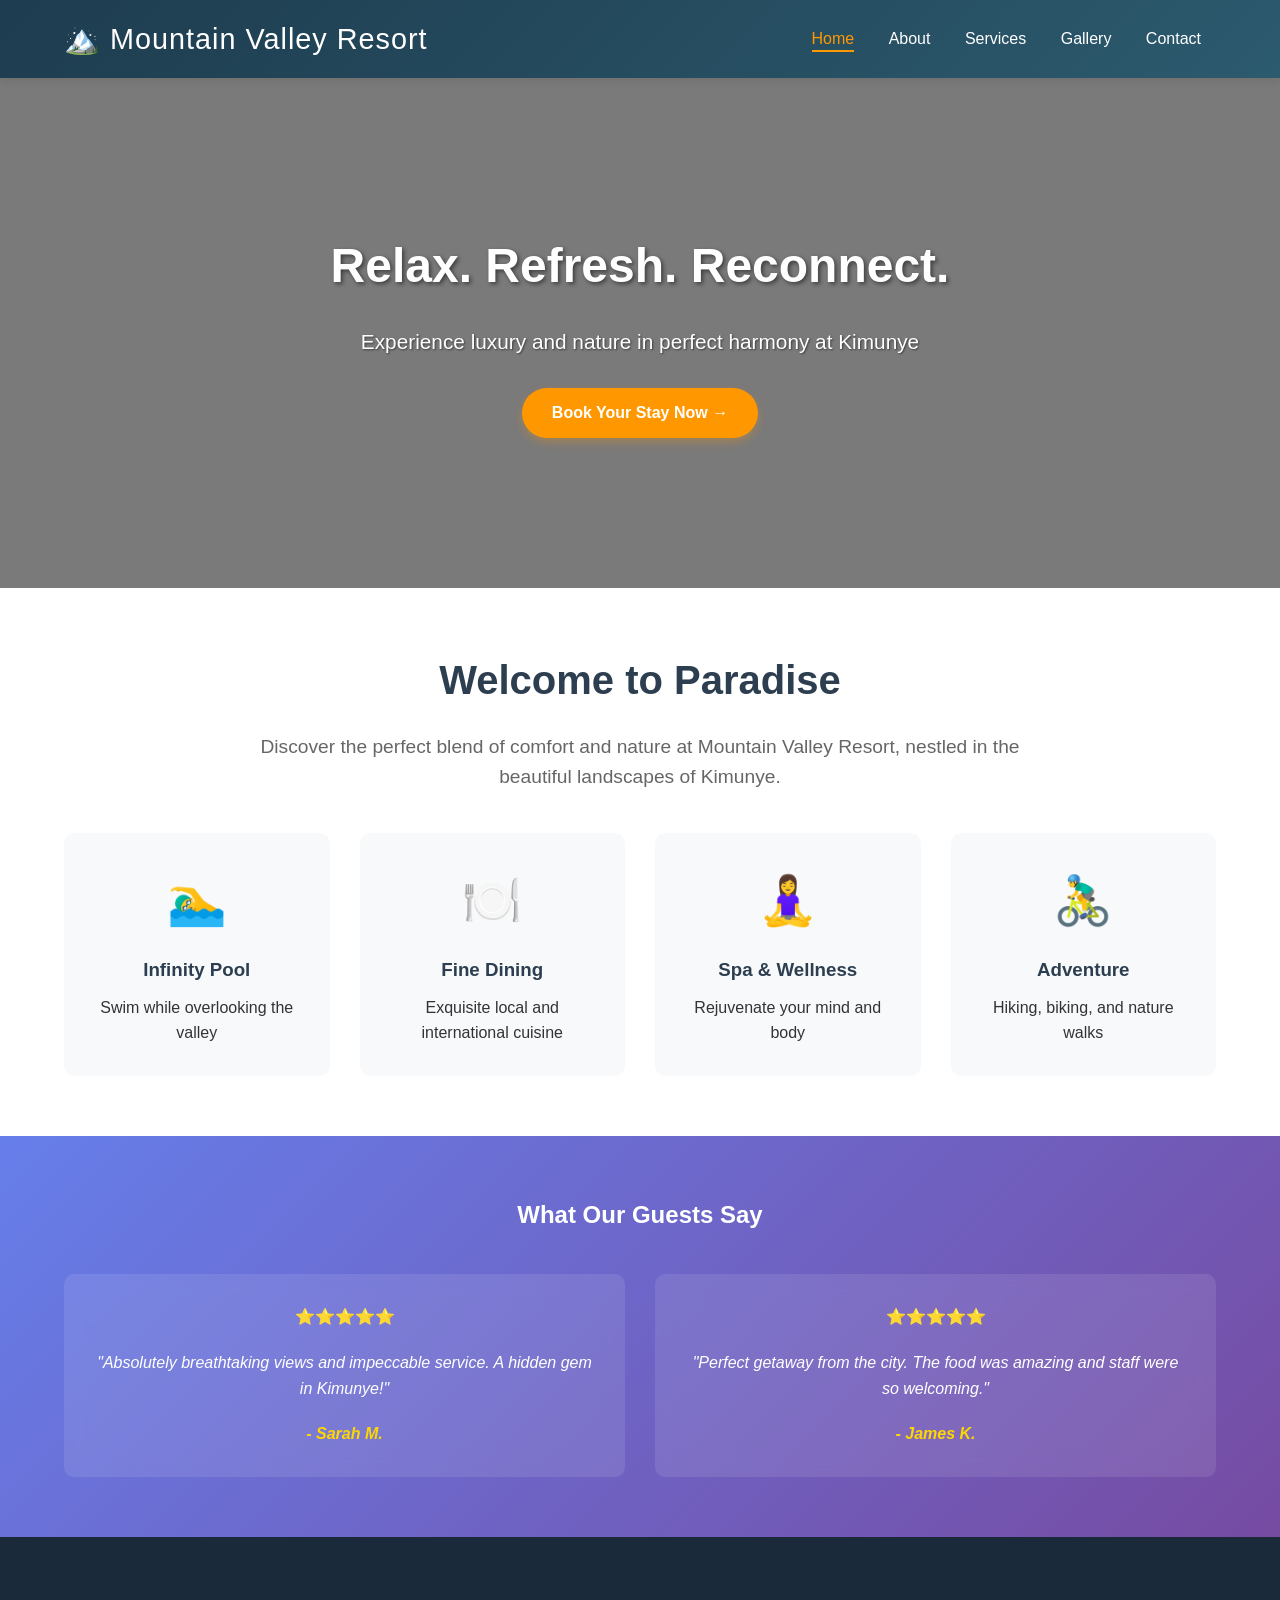
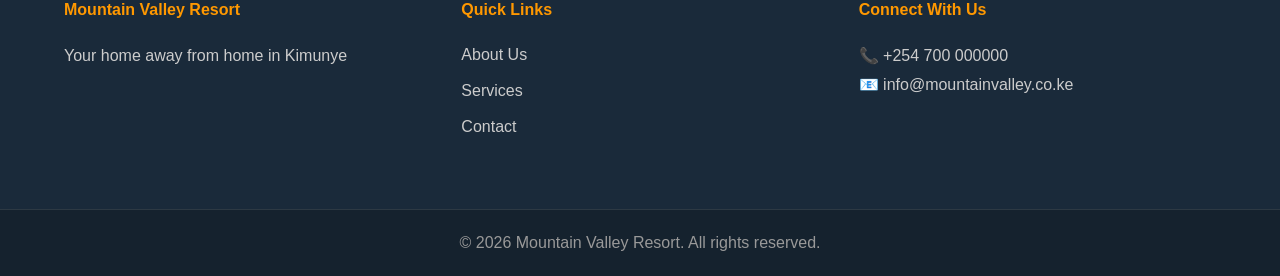
<file: index.html>
<!DOCTYPE html>
<html lang="en">
<head>
    <meta charset="UTF-8">
    <meta name="viewport" content="width=device-width, initial-scale=1.0">
    <title>Mountain Valley Resort - Home</title>
    <link rel="stylesheet" href="style.css">
</head>
<body>
    <header>
        <div class="logo">
            <h1>🏔️ Mountain Valley Resort</h1>
        </div>
        <nav>
            <a href="index.html" class="active">Home</a>
            <a href="about.html">About</a>
            <a href="services.html">Services</a>
            <a href="gallery.html">Gallery</a>
            <a href="contact.html">Contact</a>
        </nav>
    </header>

    <section class="hero">
        <div class="hero-content">
            <h2>Relax. Refresh. Reconnect.</h2>
            <p>Experience luxury and nature in perfect harmony at Kimunye</p>
            <a href="contact.html" class="btn">Book Your Stay Now →</a>
        </div>
    </section>

    <section class="section">
        <h2>Welcome to Paradise</h2>
        <p class="lead">Discover the perfect blend of comfort and nature at Mountain Valley Resort, nestled in the beautiful landscapes of Kimunye.</p>
        
        <div class="features">
            <div class="feature-item">
                <span class="feature-icon">🏊‍♂️</span>
                <h3>Infinity Pool</h3>
                <p>Swim while overlooking the valley</p>
            </div>
            <div class="feature-item">
                <span class="feature-icon">🍽️</span>
                <h3>Fine Dining</h3>
                <p>Exquisite local and international cuisine</p>
            </div>
            <div class="feature-item">
                <span class="feature-icon">🧘‍♀️</span>
                <h3>Spa & Wellness</h3>
                <p>Rejuvenate your mind and body</p>
            </div>
            <div class="feature-item">
                <span class="feature-icon">🚴‍♂️</span>
                <h3>Adventure</h3>
                <p>Hiking, biking, and nature walks</p>
            </div>
        </div>
    </section>

    <section class="testimonials">
        <h2>What Our Guests Say</h2>
        <div class="testimonial-grid">
            <div class="testimonial-card">
                ⭐⭐⭐⭐⭐
                <p>"Absolutely breathtaking views and impeccable service. A hidden gem in Kimunye!"</p>
                <cite>- Sarah M.</cite>
            </div>
            <div class="testimonial-card">
                ⭐⭐⭐⭐⭐
                <p>"Perfect getaway from the city. The food was amazing and staff were so welcoming."</p>
                <cite>- James K.</cite>
            </div>
        </div>
    </section>

    <footer>
        <div class="footer-content">
            <div class="footer-section">
                <h4>Mountain Valley Resort</h4>
                <p>Your home away from home in Kimunye</p>
            </div>
            <div class="footer-section">
                <h4>Quick Links</h4>
                <a href="about.html">About Us</a>
                <a href="services.html">Services</a>
                <a href="contact.html">Contact</a>
            </div>
            <div class="footer-section">
                <h4>Connect With Us</h4>
                <p>📞 +254 700 000000</p>
                <p>📧 info@mountainvalley.co.ke</p>
            </div>
        </div>
        <div class="footer-bottom">
            <p>© 2026 Mountain Valley Resort. All rights reserved.</p>
        </div>
    </footer>

    <script src="script.js"></script>
</body>
</html>
</file>
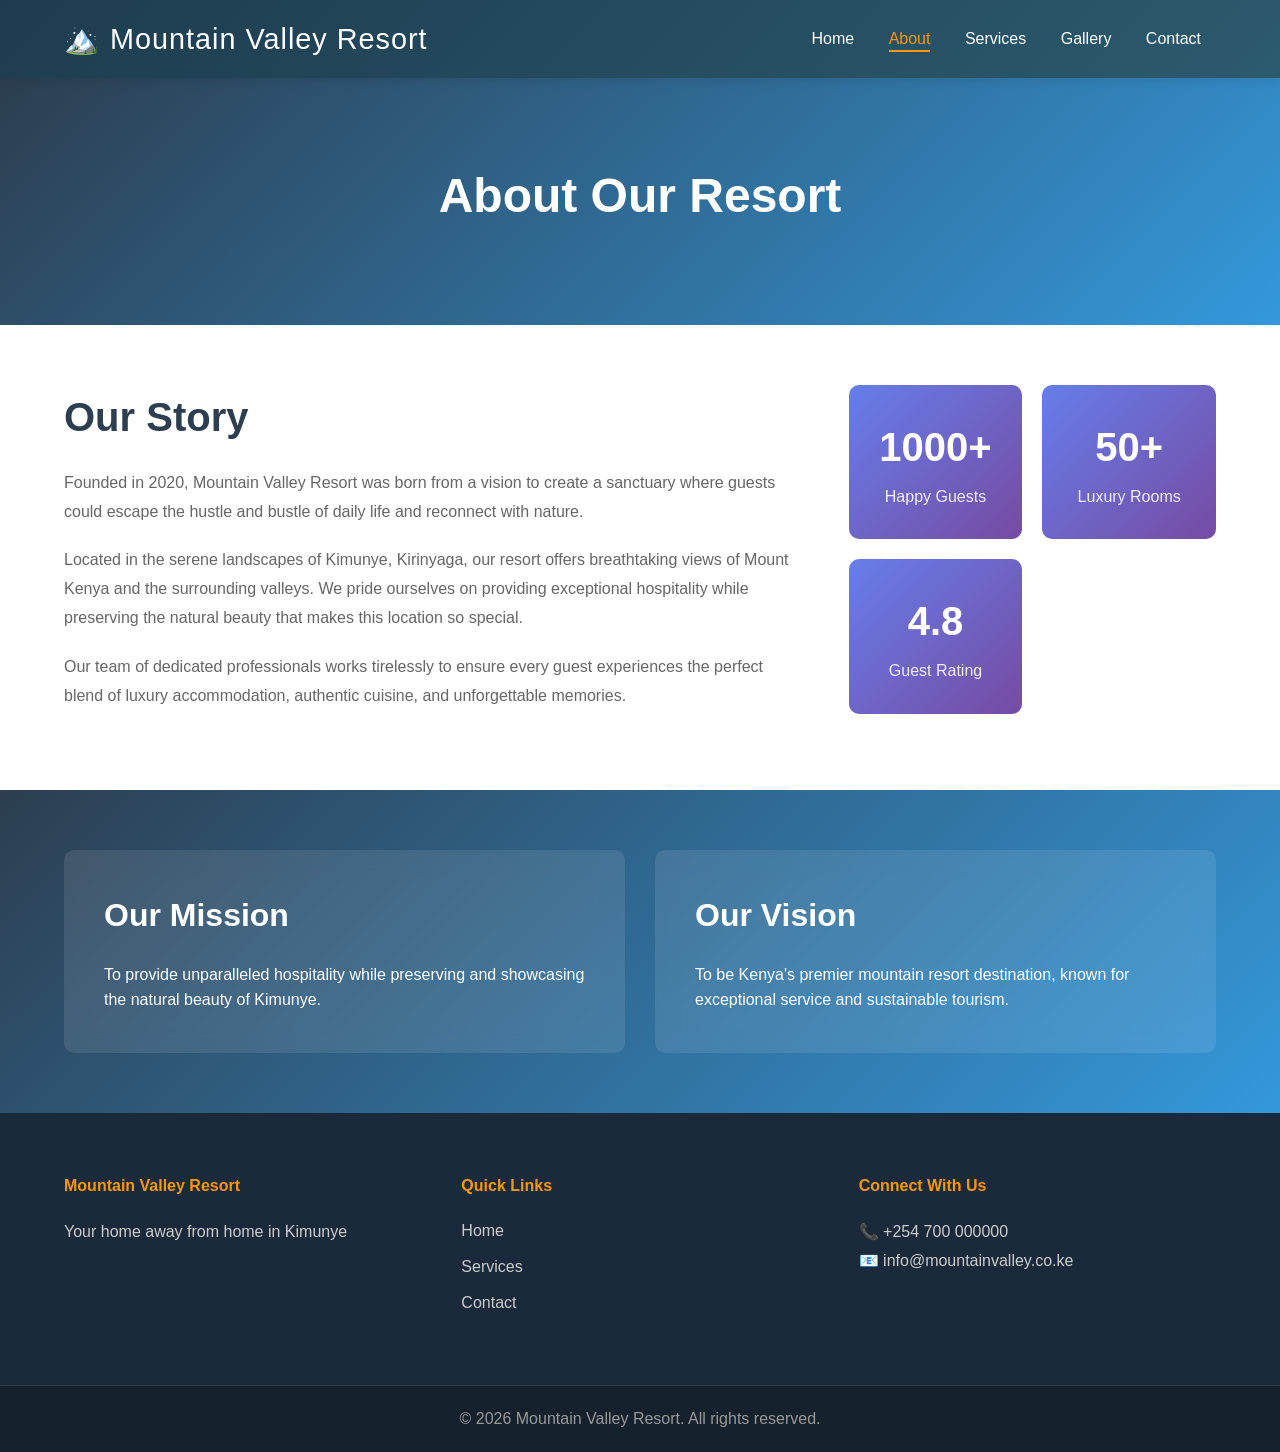
<file: about.html>
<!DOCTYPE html>
<html lang="en">
<head>
    <meta charset="UTF-8">
    <meta name="viewport" content="width=device-width, initial-scale=1.0">
    <title>About Us - Mountain Valley Resort</title>
    <link rel="stylesheet" href="style.css">
</head>
<body>
    <header>
        <div class="logo">
            <h1>🏔️ Mountain Valley Resort</h1>
        </div>
        <nav>
            <a href="index.html">Home</a>
            <a href="about.html" class="active">About</a>
            <a href="services.html">Services</a>
            <a href="gallery.html">Gallery</a>
            <a href="contact.html">Contact</a>
        </nav>
    </header>

    <section class="page-header">
        <h1>About Our Resort</h1>
    </section>

    <section class="section about-content">
        <div class="about-grid">
            <div class="about-text">
                <h2>Our Story</h2>
                <p>Founded in 2020, Mountain Valley Resort was born from a vision to create a sanctuary where guests could escape the hustle and bustle of daily life and reconnect with nature.</p>
                <p>Located in the serene landscapes of Kimunye, Kirinyaga, our resort offers breathtaking views of Mount Kenya and the surrounding valleys. We pride ourselves on providing exceptional hospitality while preserving the natural beauty that makes this location so special.</p>
                <p>Our team of dedicated professionals works tirelessly to ensure every guest experiences the perfect blend of luxury accommodation, authentic cuisine, and unforgettable memories.</p>
            </div>
            <div class="about-stats">
                <div class="stat-card">
                    <span class="stat-number">1000+</span>
                    <span class="stat-label">Happy Guests</span>
                </div>
                <div class="stat-card">
                    <span class="stat-number">50+</span>
                    <span class="stat-label">Luxury Rooms</span>
                </div>
                <div class="stat-card">
                    <span class="stat-number">4.8</span>
                    <span class="stat-label">Guest Rating</span>
                </div>
            </div>
        </div>
    </section>

    <section class="mission-vision">
        <div class="mission">
            <h3>Our Mission</h3>
            <p>To provide unparalleled hospitality while preserving and showcasing the natural beauty of Kimunye.</p>
        </div>
        <div class="vision">
            <h3>Our Vision</h3>
            <p>To be Kenya's premier mountain resort destination, known for exceptional service and sustainable tourism.</p>
        </div>
    </section>

    <footer>
        <div class="footer-content">
            <div class="footer-section">
                <h4>Mountain Valley Resort</h4>
                <p>Your home away from home in Kimunye</p>
            </div>
            <div class="footer-section">
                <h4>Quick Links</h4>
                <a href="index.html">Home</a>
                <a href="services.html">Services</a>
                <a href="contact.html">Contact</a>
            </div>
            <div class="footer-section">
                <h4>Connect With Us</h4>
                <p>📞 +254 700 000000</p>
                <p>📧 info@mountainvalley.co.ke</p>
            </div>
        </div>
        <div class="footer-bottom">
            <p>© 2026 Mountain Valley Resort. All rights reserved.</p>
        </div>
    </footer>

    <script src="script.js"></script>
</body>
</html>
</file>
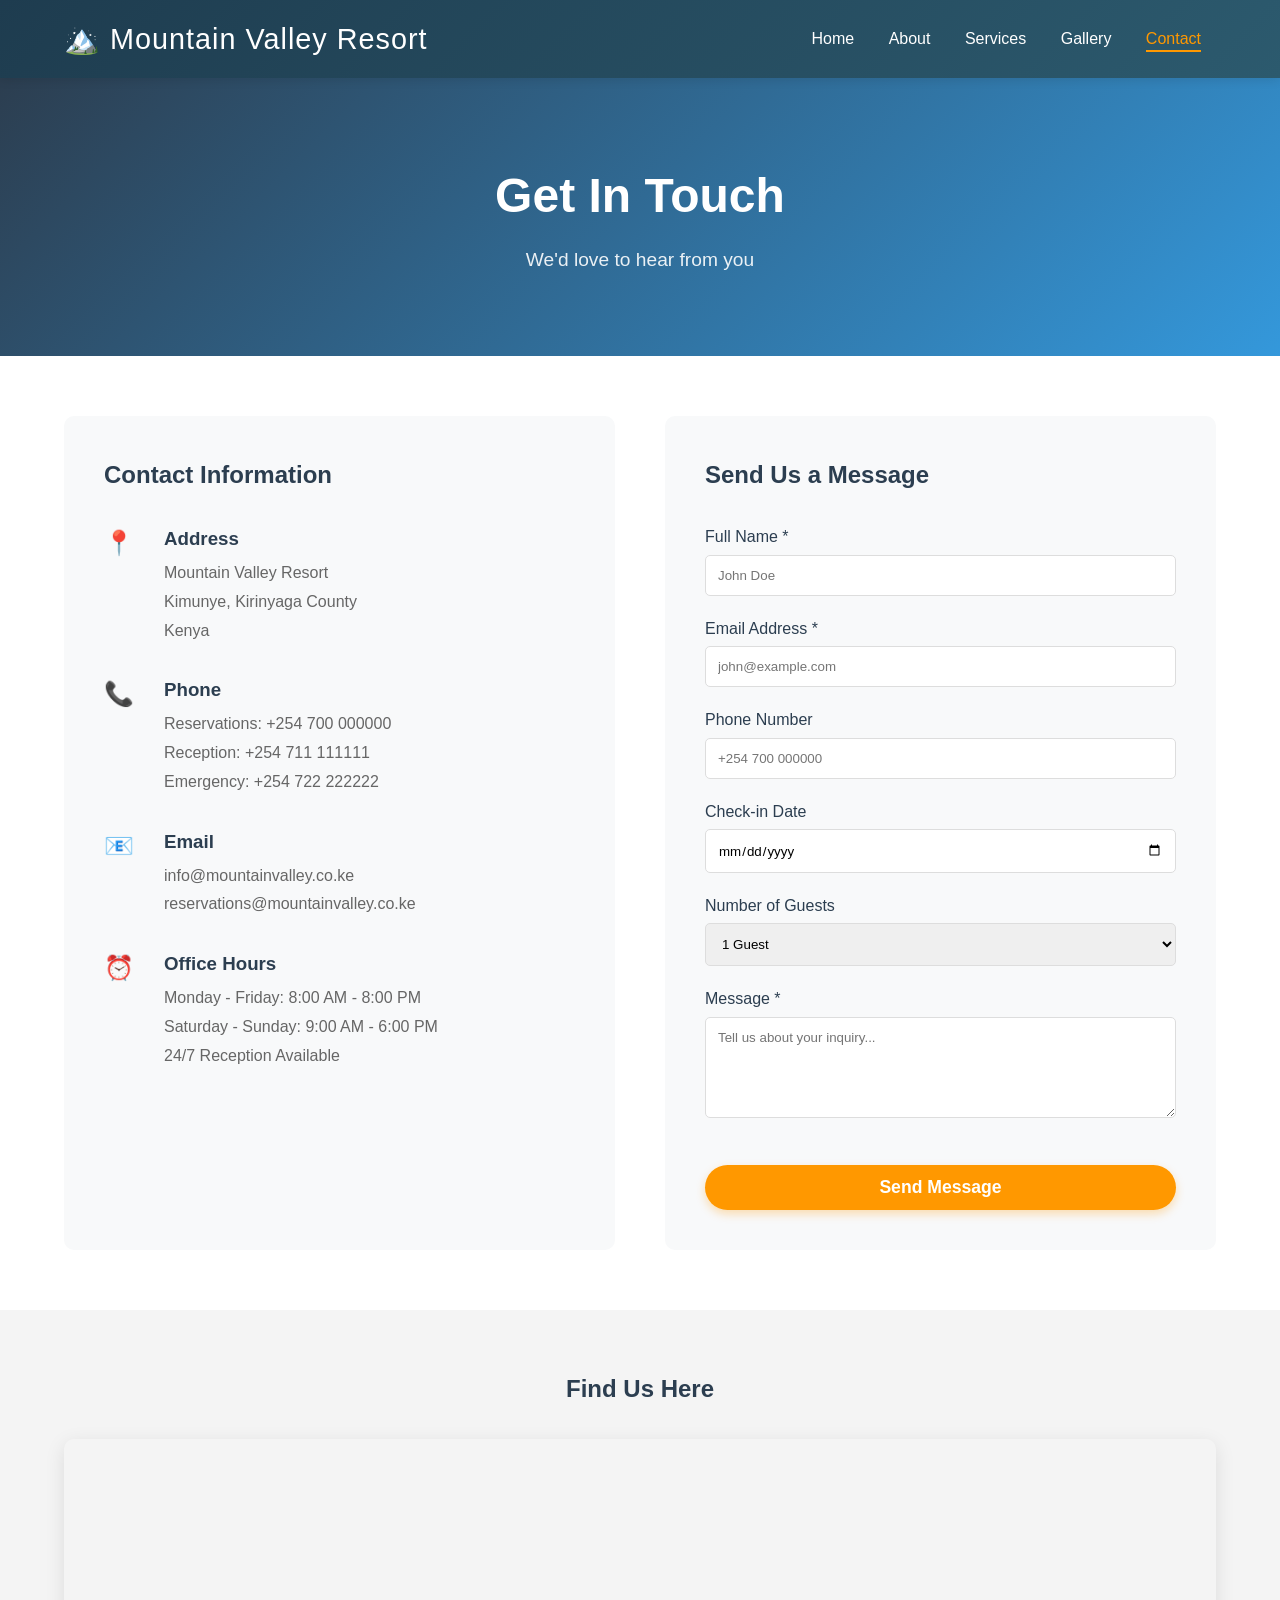
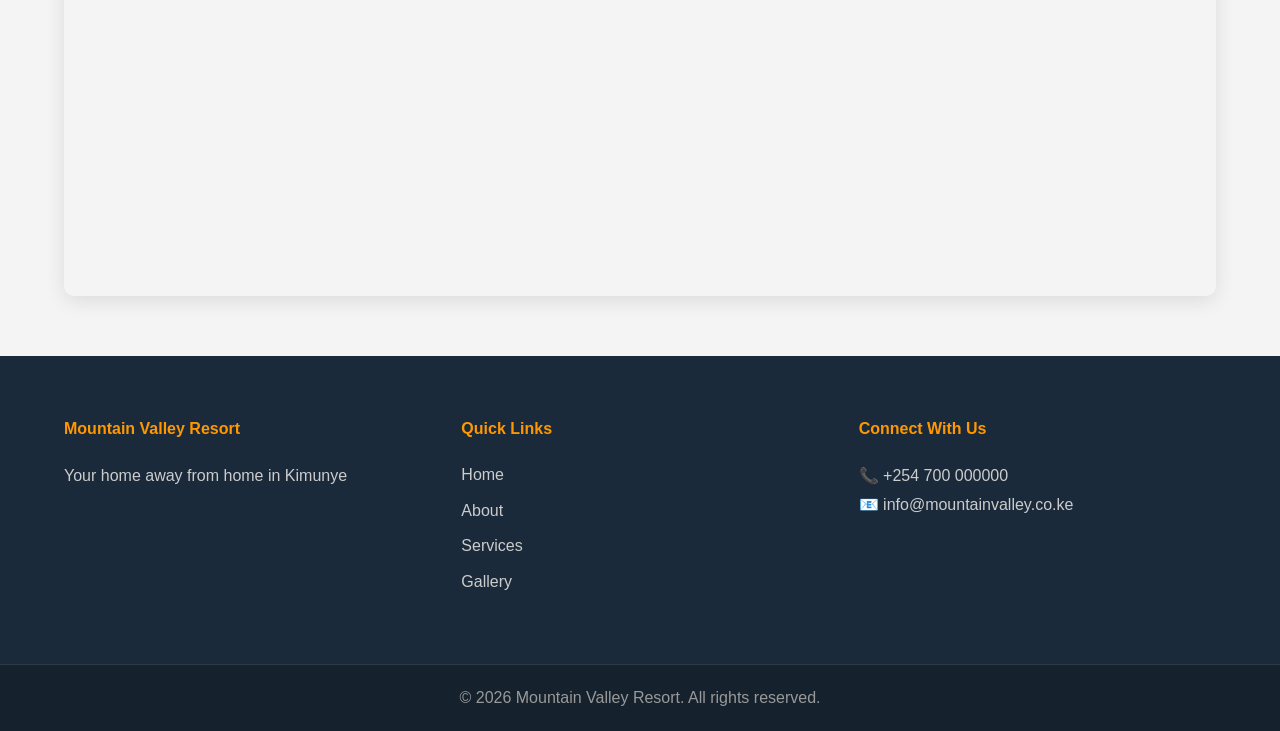
<file: contact.html>
<!DOCTYPE html>
<html lang="en">
<head>
    <meta charset="UTF-8">
    <meta name="viewport" content="width=device-width, initial-scale=1.0">
    <title>Contact Us - Mountain Valley Resort</title>
    <link rel="stylesheet" href="style.css">
</head>
<body>
    <header>
        <div class="logo">
            <h1>🏔️ Mountain Valley Resort</h1>
        </div>
        <nav>
            <a href="index.html">Home</a>
            <a href="about.html">About</a>
            <a href="services.html">Services</a>
            <a href="gallery.html">Gallery</a>
            <a href="contact.html" class="active">Contact</a>
        </nav>
    </header>

    <section class="page-header">
        <h1>Get In Touch</h1>
        <p>We'd love to hear from you</p>
    </section>

    <section class="contact-section">
        <div class="contact-info">
            <h2>Contact Information</h2>
            
            <div class="info-item">
                <span class="info-icon">📍</span>
                <div>
                    <h3>Address</h3>
                    <p>Mountain Valley Resort<br>
                    Kimunye, Kirinyaga County<br>
                    Kenya</p>
                </div>
            </div>

            <div class="info-item">
                <span class="info-icon">📞</span>
                <div>
                    <h3>Phone</h3>
                    <p>Reservations: +254 700 000000<br>
                    Reception: +254 711 111111<br>
                    Emergency: +254 722 222222</p>
                </div>
            </div>

            <div class="info-item">
                <span class="info-icon">📧</span>
                <div>
                    <h3>Email</h3>
                    <p>info@mountainvalley.co.ke<br>
                    reservations@mountainvalley.co.ke</p>
                </div>
            </div>

            <div class="info-item">
                <span class="info-icon">⏰</span>
                <div>
                    <h3>Office Hours</h3>
                    <p>Monday - Friday: 8:00 AM - 8:00 PM<br>
                    Saturday - Sunday: 9:00 AM - 6:00 PM<br>
                    24/7 Reception Available</p>
                </div>
            </div>
        </div>

        <div class="contact-form-container">
            <h2>Send Us a Message</h2>
            <form id="contactForm" class="contact-form">
                <div class="form-group">
                    <label for="name">Full Name *</label>
                    <input type="text" id="name" name="name" placeholder="John Doe" required>
                </div>

                <div class="form-group">
                    <label for="email">Email Address *</label>
                    <input type="email" id="email" name="email" placeholder="john@example.com" required>
                </div>

                <div class="form-group">
                    <label for="phone">Phone Number</label>
                    <input type="tel" id="phone" name="phone" placeholder="+254 700 000000">
                </div>

                <div class="form-group">
                    <label for="checkin">Check-in Date</label>
                    <input type="date" id="checkin" name="checkin">
                </div>

                <div class="form-group">
                    <label for="guests">Number of Guests</label>
                    <select id="guests" name="guests">
                        <option value="1">1 Guest</option>
                        <option value="2">2 Guests</option>
                        <option value="3">3 Guests</option>
                        <option value="4">4 Guests</option>
                        <option value="5+">5+ Guests</option>
                    </select>
                </div>

                <div class="form-group">
                    <label for="message">Message *</label>
                    <textarea id="message" name="message" rows="5" placeholder="Tell us about your inquiry..." required></textarea>
                </div>

                <button type="submit" class="btn btn-submit">Send Message</button>
            </form>
            <div id="formSuccess" class="success-message" style="display: none;">
                Thank you! Your message has been sent successfully.
            </div>
        </div>
    </section>

    <section class="map-section">
        <h2>Find Us Here</h2>
        <div class="map-container">
            <iframe 
                src="https://www.google.com/maps/embed?pb=!1m18!1m12!1m3!1d3989.753622471012!2d37.333333!3d-0.5!2m3!1f0!2f0!3f0!3m2!1i1024!2i768!4f13.1!3m3!1m2!1s0x0%3A0x0!2zMMKwMzAnMDAuMCJTIDM3wrAyMCcwMC4wIkU!5e0!3m2!1sen!2ske!4v1620000000000!5m2!1sen!2ske" 
                allowfullscreen="" 
                loading="lazy">
            </iframe>
        </div>
    </section>

    <footer>
        <div class="footer-content">
            <div class="footer-section">
                <h4>Mountain Valley Resort</h4>
                <p>Your home away from home in Kimunye</p>
            </div>
            <div class="footer-section">
                <h4>Quick Links</h4>
                <a href="index.html">Home</a>
                <a href="about.html">About</a>
                <a href="services.html">Services</a>
                <a href="gallery.html">Gallery</a>
            </div>
            <div class="footer-section">
                <h4>Connect With Us</h4>
                <p>📞 +254 700 000000</p>
                <p>📧 info@mountainvalley.co.ke</p>
            </div>
        </div>
        <div class="footer-bottom">
            <p>© 2026 Mountain Valley Resort. All rights reserved.</p>
        </div>
    </footer>

    <script src="script.js"></script>
</body>
</html>
</file>
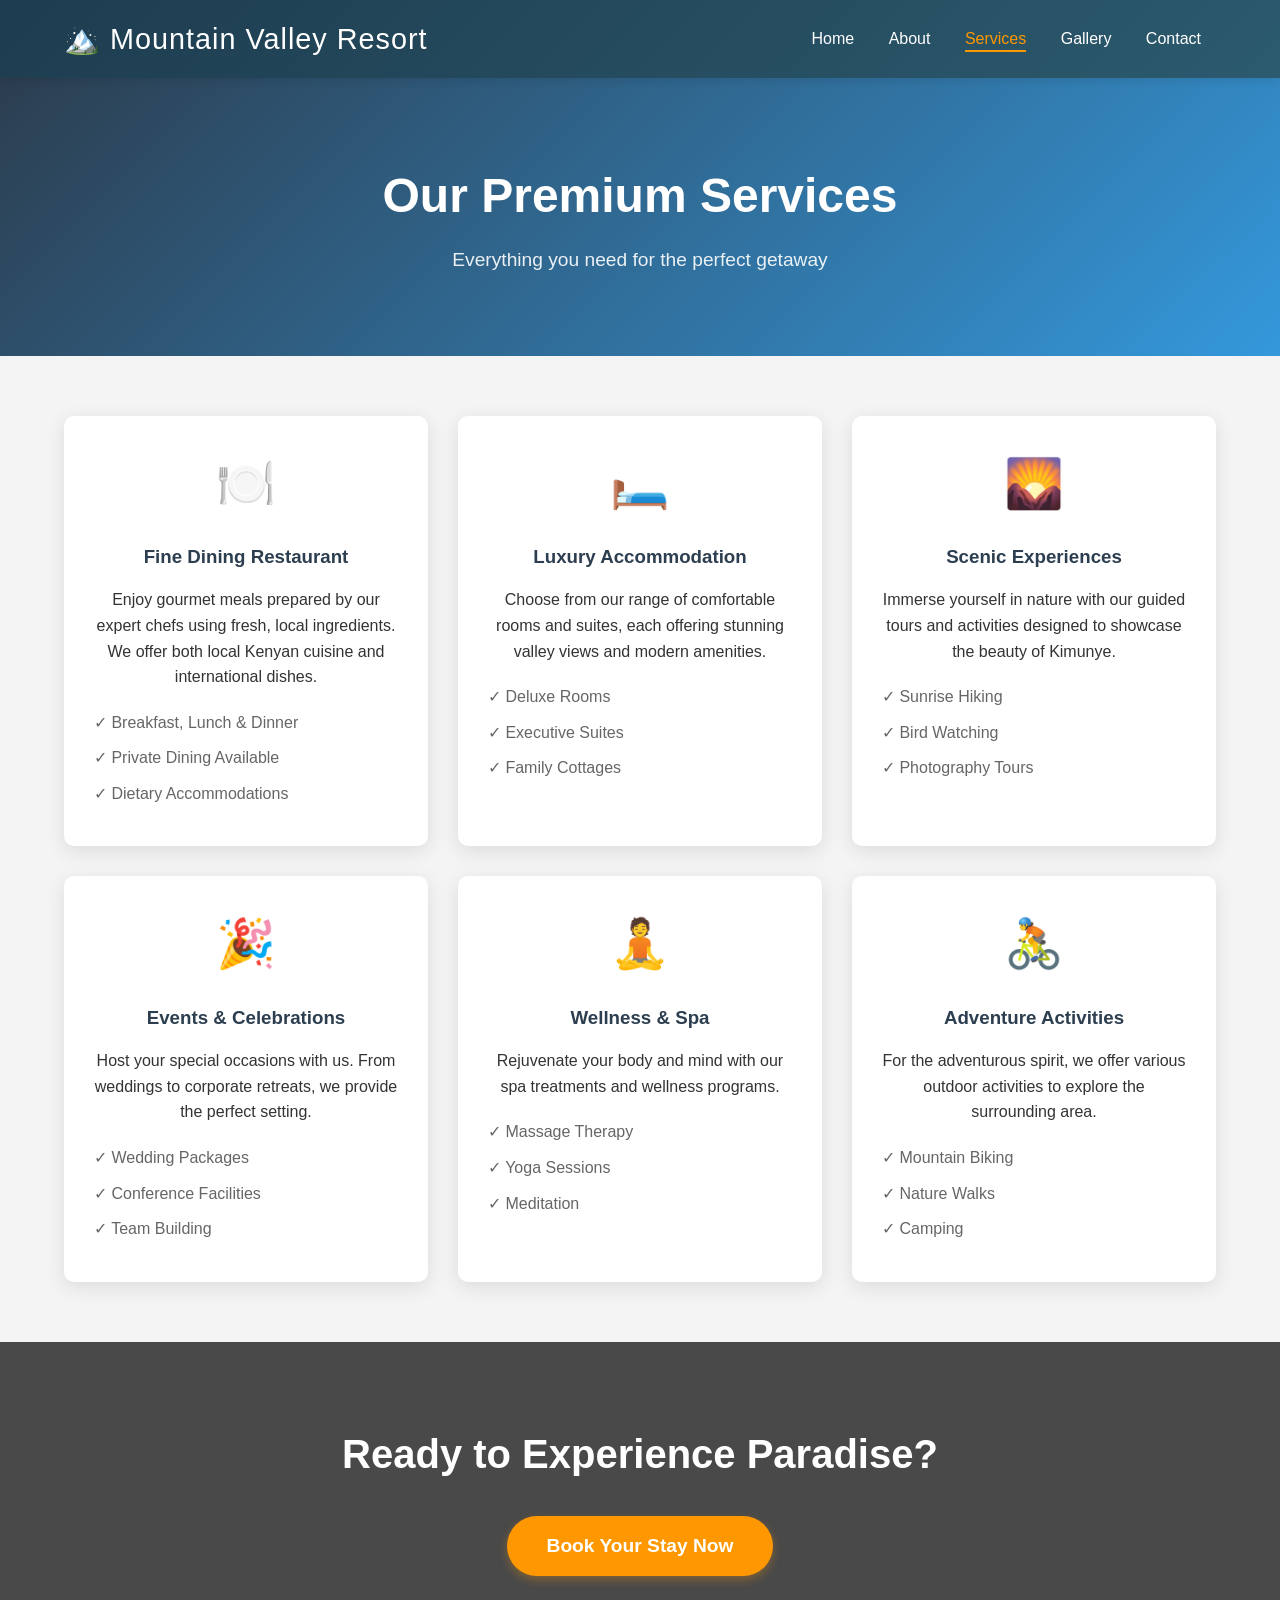
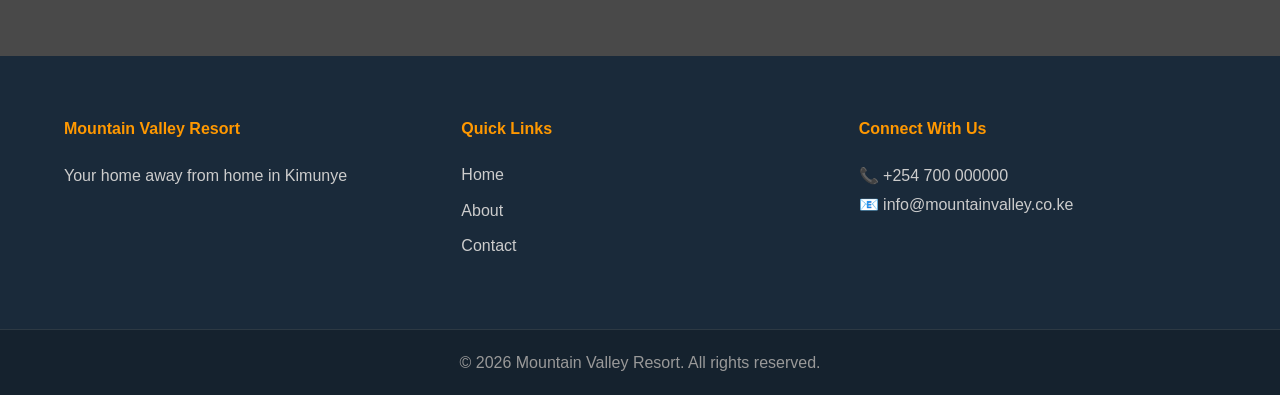
<file: services.html>
<!DOCTYPE html>
<html lang="en">
<head>
    <meta charset="UTF-8">
    <meta name="viewport" content="width=device-width, initial-scale=1.0">
    <title>Our Services - Mountain Valley Resort</title>
    <link rel="stylesheet" href="style.css">
</head>
<body>
    <header>
        <div class="logo">
            <h1>🏔️ Mountain Valley Resort</h1>
        </div>
        <nav>
            <a href="index.html">Home</a>
            <a href="about.html">About</a>
            <a href="services.html" class="active">Services</a>
            <a href="gallery.html">Gallery</a>
            <a href="contact.html">Contact</a>
        </nav>
    </header>

    <section class="page-header">
        <h1>Our Premium Services</h1>
        <p>Everything you need for the perfect getaway</p>
    </section>

    <section class="services-grid">
        <div class="service-card">
            <div class="service-icon">🍽️</div>
            <h3>Fine Dining Restaurant</h3>
            <p>Enjoy gourmet meals prepared by our expert chefs using fresh, local ingredients. We offer both local Kenyan cuisine and international dishes.</p>
            <ul class="service-features">
                <li>✓ Breakfast, Lunch & Dinner</li>
                <li>✓ Private Dining Available</li>
                <li>✓ Dietary Accommodations</li>
            </ul>
        </div>

        <div class="service-card">
            <div class="service-icon">🛏️</div>
            <h3>Luxury Accommodation</h3>
            <p>Choose from our range of comfortable rooms and suites, each offering stunning valley views and modern amenities.</p>
            <ul class="service-features">
                <li>✓ Deluxe Rooms</li>
                <li>✓ Executive Suites</li>
                <li>✓ Family Cottages</li>
            </ul>
        </div>

        <div class="service-card">
            <div class="service-icon">🌄</div>
            <h3>Scenic Experiences</h3>
            <p>Immerse yourself in nature with our guided tours and activities designed to showcase the beauty of Kimunye.</p>
            <ul class="service-features">
                <li>✓ Sunrise Hiking</li>
                <li>✓ Bird Watching</li>
                <li>✓ Photography Tours</li>
            </ul>
        </div>

        <div class="service-card">
            <div class="service-icon">🎉</div>
            <h3>Events & Celebrations</h3>
            <p>Host your special occasions with us. From weddings to corporate retreats, we provide the perfect setting.</p>
            <ul class="service-features">
                <li>✓ Wedding Packages</li>
                <li>✓ Conference Facilities</li>
                <li>✓ Team Building</li>
            </ul>
        </div>

        <div class="service-card">
            <div class="service-icon">🧘</div>
            <h3>Wellness & Spa</h3>
            <p>Rejuvenate your body and mind with our spa treatments and wellness programs.</p>
            <ul class="service-features">
                <li>✓ Massage Therapy</li>
                <li>✓ Yoga Sessions</li>
                <li>✓ Meditation</li>
            </ul>
        </div>

        <div class="service-card">
            <div class="service-icon">🚴</div>
            <h3>Adventure Activities</h3>
            <p>For the adventurous spirit, we offer various outdoor activities to explore the surrounding area.</p>
            <ul class="service-features">
                <li>✓ Mountain Biking</li>
                <li>✓ Nature Walks</li>
                <li>✓ Camping</li>
            </ul>
        </div>
    </section>

    <section class="cta-section">
        <h2>Ready to Experience Paradise?</h2>
        <a href="contact.html" class="btn btn-large">Book Your Stay Now</a>
    </section>

    <footer>
        <div class="footer-content">
            <div class="footer-section">
                <h4>Mountain Valley Resort</h4>
                <p>Your home away from home in Kimunye</p>
            </div>
            <div class="footer-section">
                <h4>Quick Links</h4>
                <a href="index.html">Home</a>
                <a href="about.html">About</a>
                <a href="contact.html">Contact</a>
            </div>
            <div class="footer-section">
                <h4>Connect With Us</h4>
                <p>📞 +254 700 000000</p>
                <p>📧 info@mountainvalley.co.ke</p>
            </div>
        </div>
        <div class="footer-bottom">
            <p>© 2026 Mountain Valley Resort. All rights reserved.</p>
        </div>
    </footer>

    <script src="script.js"></script>
</body>
</html>
</file>
<file: style.css>
/* Reset and Base Styles */
* {
    margin: 0;
    padding: 0;
    box-sizing: border-box;
}

body {
    font-family: 'Segoe UI', Tahoma, Geneva, Verdana, sans-serif;
    line-height: 1.6;
    color: #333;
    background: #f4f4f4;
}

/* Header Styles */
header {
    background: linear-gradient(135deg, #1e3c4f 0%, #2c5a6e 100%);
    color: white;
    display: flex;
    justify-content: space-between;
    align-items: center;
    padding: 1rem 5%;
    box-shadow: 0 2px 10px rgba(0,0,0,0.1);
    position: sticky;
    top: 0;
    z-index: 1000;
}

.logo h1 {
    font-size: 1.8rem;
    font-weight: 300;
    letter-spacing: 1px;
}

nav a {
    color: white;
    margin: 0 15px;
    text-decoration: none;
    font-weight: 500;
    transition: all 0.3s ease;
    position: relative;
    padding: 5px 0;
}

nav a::after {
    content: '';
    position: absolute;
    bottom: 0;
    left: 0;
    width: 0;
    height: 2px;
    background: #ff9800;
    transition: width 0.3s ease;
}

nav a:hover::after,
nav a.active::after {
    width: 100%;
}

nav a:hover {
    color: #ff9800;
}

nav a.active {
    color: #ff9800;
}

/* Hero Section */
.hero {
    background: linear-gradient(rgba(0,0,0,0.5), rgba(0,0,0,0.5)), 
                url('https://picsum.photos/1920/1080?random=10') no-repeat center/cover;
    color: white;
    text-align: center;
    padding: 150px 20px;
    position: relative;
}

.hero-content {
    max-width: 800px;
    margin: 0 auto;
}

.hero h2 {
    font-size: 3rem;
    margin-bottom: 20px;
    text-shadow: 2px 2px 4px rgba(0,0,0,0.5);
}

.hero p {
    font-size: 1.3rem;
    margin-bottom: 30px;
    text-shadow: 1px 1px 2px rgba(0,0,0,0.5);
}

/* Buttons */
.btn {
    background: #ff9800;
    color: white;
    padding: 12px 30px;
    text-decoration: none;
    border-radius: 50px;
    font-weight: 600;
    display: inline-block;
    transition: all 0.3s ease;
    border: none;
    cursor: pointer;
    box-shadow: 0 4px 10px rgba(255,152,0,0.3);
}

.btn:hover {
    background: #f57c00;
    transform: translateY(-2px);
    box-shadow: 0 6px 15px rgba(255,152,0,0.4);
}

.btn-large {
    padding: 15px 40px;
    font-size: 1.2rem;
}

.btn-submit {
    width: 100%;
    font-size: 1.1rem;
    margin-top: 20px;
}

/* Section Styles */
.section {
    padding: 60px 5%;
    text-align: center;
    background: white;
}

.section h2 {
    font-size: 2.5rem;
    margin-bottom: 20px;
    color: #2c3e50;
}

.section .lead {
    font-size: 1.2rem;
    color: #666;
    max-width: 800px;
    margin: 0 auto 40px;
}

.page-header {
    background: linear-gradient(135deg, #2c3e50 0%, #3498db 100%);
    color: white;
    text-align: center;
    padding: 80px 20px;
}

.page-header h1 {
    font-size: 3rem;
    margin-bottom: 10px;
}

.page-header p {
    font-size: 1.2rem;
    opacity: 0.9;
}

/* Features Grid */
.features {
    display: grid;
    grid-template-columns: repeat(auto-fit, minmax(250px, 1fr));
    gap: 30px;
    margin-top: 40px;
}

.feature-item {
    padding: 30px;
    background: #f8f9fa;
    border-radius: 10px;
    transition: transform 0.3s ease;
}

.feature-item:hover {
    transform: translateY(-5px);
}

.feature-icon {
    font-size: 3rem;
    display: block;
    margin-bottom: 15px;
}

.feature-item h3 {
    color: #2c3e50;
    margin-bottom: 10px;
}

/* Testimonials */
.testimonials {
    padding: 60px 5%;
    background: linear-gradient(135deg, #667eea 0%, #764ba2 100%);
    color: white;
    text-align: center;
}

.testimonials h2 {
    color: white;
    margin-bottom: 40px;
}

.testimonial-grid {
    display: grid;
    grid-template-columns: repeat(auto-fit, minmax(300px, 1fr));
    gap: 30px;
    max-width: 1200px;
    margin: 0 auto;
}

.testimonial-card {
    background: rgba(255,255,255,0.1);
    padding: 30px;
    border-radius: 10px;
    backdrop-filter: blur(10px);
}

.testimonial-card p {
    font-style: italic;
    margin: 20px 0;
}

.testimonial-card cite {
    font-weight: bold;
    color: #ffd700;
}

/* Services Page */
.services-grid {
    display: grid;
    grid-template-columns: repeat(auto-fit, minmax(300px, 1fr));
    gap: 30px;
    padding: 60px 5%;
    max-width: 1400px;
    margin: 0 auto;
}

.service-card {
    background: white;
    padding: 30px;
    border-radius: 10px;
    box-shadow: 0 5px 20px rgba(0,0,0,0.1);
    transition: transform 0.3s ease;
    text-align: center;
}

.service-card:hover {
    transform: translateY(-5px);
}

.service-icon {
    font-size: 3rem;
    margin-bottom: 20px;
}

.service-card h3 {
    color: #2c3e50;
    margin-bottom: 15px;
}

.service-features {
    list-style: none;
    margin-top: 20px;
    text-align: left;
}

.service-features li {
    margin: 10px 0;
    color: #666;
}

/* Gallery Page */
.gallery-section {
    padding: 60px 5%;
    background: white;
}

.gallery-categories {
    text-align: center;
    margin-bottom: 40px;
}

.filter-btn {
    background: none;
    border: 2px solid #2c3e50;
    color: #2c3e50;
    padding: 10px 25px;
    margin: 5px;
    border-radius: 50px;
    cursor: pointer;
    font-weight: 600;
    transition: all 0.3s ease;
}

.filter-btn:hover,
.filter-btn.active {
    background: #2c3e50;
    color: white;
}

.gallery-grid {
    display: grid;
    grid-template-columns: repeat(auto-fit, minmax(300px, 1fr));
    gap: 20px;
    max-width: 1400px;
    margin: 0 auto;
}

.gallery-item {
    position: relative;
    overflow: hidden;
    border-radius: 10px;
    cursor: pointer;
    aspect-ratio: 4/3;
}

.gallery-item img {
    width: 100%;
    height: 100%;
    object-fit: cover;
    transition: transform 0.3s ease;
}

.gallery-item:hover img {
    transform: scale(1.1);
}

.gallery-overlay {
    position: absolute;
    bottom: -100%;
    left: 0;
    right: 0;
    background: linear-gradient(to top, rgba(0,0,0,0.8), transparent);
    color: white;
    padding: 20px;
    transition: bottom 0.3s ease;
}

.gallery-item:hover .gallery-overlay {
    bottom: 0;
}

/* Lightbox */
.lightbox {
    display: none;
    position: fixed;
    z-index: 2000;
    top: 0;
    left: 0;
    width: 100%;
    height: 100%;
    background: rgba(0,0,0,0.9);
}

.lightbox.show {
    display: flex;
    justify-content: center;
    align-items: center;
}

.lightbox-content {
    max-width: 90%;
    max-height: 90%;
    object-fit: contain;
}

.close-lightbox {
    position: absolute;
    top: 20px;
    right: 30px;
    color: white;
    font-size: 40px;
    cursor: pointer;
    z-index: 2001;
}

#lightbox-caption {
    position: absolute;
    bottom: 20px;
    left: 0;
    right: 0;
    text-align: center;
    color: white;
    font-size: 1.2rem;
}

/* Contact Page */
.contact-section {
    display: grid;
    grid-template-columns: 1fr 1fr;
    gap: 50px;
    padding: 60px 5%;
    max-width: 1400px;
    margin: 0 auto;
    background: white;
}

.contact-info {
    padding: 40px;
    background: #f8f9fa;
    border-radius: 10px;
}

.contact-info h2 {
    margin-bottom: 30px;
    color: #2c3e50;
}

.info-item {
    display: flex;
    gap: 20px;
    margin-bottom: 30px;
}

.info-icon {
    font-size: 1.5rem;
    min-width: 40px;
}

.info-item h3 {
    color: #2c3e50;
    margin-bottom: 5px;
}

.info-item p {
    color: #666;
    line-height: 1.8;
}

.contact-form-container {
    padding: 40px;
    background: #f8f9fa;
    border-radius: 10px;
}

.contact-form-container h2 {
    margin-bottom: 30px;
    color: #2c3e50;
}

.form-group {
    margin-bottom: 20px;
}

.form-group label {
    display: block;
    margin-bottom: 5px;
    color: #2c3e50;
    font-weight: 500;
}

.form-group input,
.form-group select,
.form-group textarea {
    width: 100%;
    padding: 12px;
    border: 1px solid #ddd;
    border-radius: 5px;
    font-family: inherit;
    transition: border-color 0.3s ease;
}

.form-group input:focus,
.form-group select:focus,
.form-group textarea:focus {
    outline: none;
    border-color: #ff9800;
}

.success-message {
    background: #d4edda;
    color: #155724;
    padding: 15px;
    border-radius: 5px;
    margin-top: 20px;
    text-align: center;
}

/* Map Section */
.map-section {
    padding: 60px 5%;
    background: #f4f4f4;
    text-align: center;
}

.map-section h2 {
    margin-bottom: 30px;
    color: #2c3e50;
}

.map-container {
    max-width: 1200px;
    margin: 0 auto;
    border-radius: 10px;
    overflow: hidden;
    box-shadow: 0 5px 20px rgba(0,0,0,0.1);
}

.map-container iframe {
    width: 100%;
    height: 450px;
    border: 0;
}

/* About Page */
.about-content {
    background: white;
}

.about-grid {
    display: grid;
    grid-template-columns: 2fr 1fr;
    gap: 50px;
    align-items: start;
}

.about-text {
    text-align: left;
}

.about-text p {
    margin-bottom: 20px;
    color: #666;
    line-height: 1.8;
}

.about-stats {
    display: grid;
    grid-template-columns: repeat(auto-fit, minmax(150px, 1fr));
    gap: 20px;
}

.stat-card {
    background: linear-gradient(135deg, #667eea 0%, #764ba2 100%);
    color: white;
    padding: 30px;
    border-radius: 10px;
    text-align: center;
}

.stat-number {
    font-size: 2.5rem;
    font-weight: bold;
    display: block;
    margin-bottom: 5px;
}

.stat-label {
    font-size: 1rem;
    opacity: 0.9;
}

.mission-vision {
    display: grid;
    grid-template-columns: 1fr 1fr;
    gap: 30px;
    padding: 60px 5%;
    background: linear-gradient(135deg, #2c3e50 0%, #3498db 100%);
    color: white;
}

.mission, .vision {
    padding: 40px;
    background: rgba(255,255,255,0.1);
    border-radius: 10px;
    backdrop-filter: blur(10px);
}

.mission h3, .vision h3 {
    font-size: 2rem;
    margin-bottom: 20px;
}

/* CTA Section */
.cta-section {
    text-align: center;
    padding: 80px 5%;
    background: linear-gradient(rgba(0,0,0,0.7), rgba(0,0,0,0.7)), 
                url('https://picsum.photos/1920/1080?random=11') no-repeat center/cover;
    color: white;
}

.cta-section h2 {
    font-size: 2.5rem;
    margin-bottom: 30px;
}

/* Footer */
footer {
    background: #1a2a3a;
    color: white;
}

.footer-content {
    display: grid;
    grid-template-columns: repeat(auto-fit, minmax(250px, 1fr));
    gap: 40px;
    padding: 60px 5%;
    max-width: 1400px;
    margin: 0 auto;
}

.footer-section h4 {
    margin-bottom: 20px;
    color: #ff9800;
}

.footer-section a {
    color: #ccc;
    text-decoration: none;
    display: block;
    margin: 10px 0;
    transition: color 0.3s ease;
}

.footer-section a:hover {
    color: #ff9800;
}

.footer-section p {
    color: #ccc;
    line-height: 1.8;
}

.footer-bottom {
    text-align: center;
    padding: 20px;
    background: rgba(0,0,0,0.2);
    border-top: 1px solid rgba(255,255,255,0.1);
}

.footer-bottom p {
    color: #999;
}

/* Responsive Design */
@media (max-width: 768px) {
    header {
        flex-direction: column;
        text-align: center;
    }
    
    nav {
        margin-top: 15px;
    }
    
    nav a {
        display: inline-block;
        margin: 5px 10px;
    }
    
    .hero h2 {
        font-size: 2rem;
    }
    
    .section h2 {
        font-size: 2rem;
    }
    
    .about-grid,
    .mission-vision,
    .contact-section {
        grid-template-columns: 1fr;
    }
    
    .gallery-categories {
        display: flex;
        flex-wrap: wrap;
        justify-content: center;
    }
    
    .filter-btn {
        width: calc(50% - 10px);
    }
}

@media (max-width: 480px) {
    .hero {
        padding: 100px 20px;
    }
    
    .hero h2 {
        font-size: 1.5rem;
    }
    
    .btn {
        padding: 10px 20px;
    }
    
    .filter-btn {
        width: 100%;
    }
    
    .footer-content {
        grid-template-columns: 1fr;
        text-align: center;
    }
}
</file>
